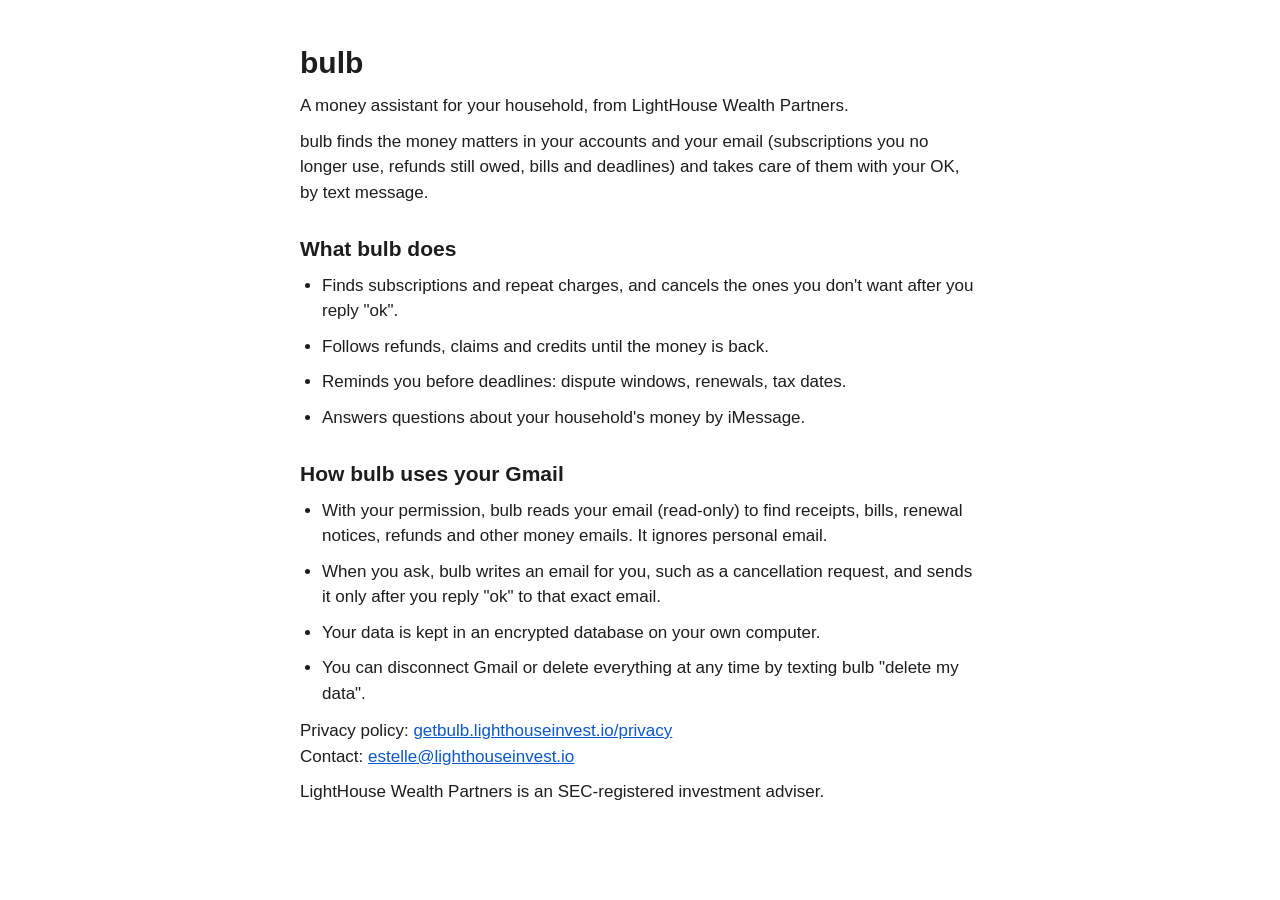
<file: index.html>
<!doctype html>
<html lang="en">
<head>
<meta charset="utf-8">
<meta name="viewport" content="width=device-width, initial-scale=1">
<title>bulb</title>
<style>
  :root { --bg: #ffffff; --text: #1d1d1f; --muted: #5f6368; --accent: #0b57d0; }
  @media (prefers-color-scheme: dark) { :root { --bg: #121212; --text: #ececec; --muted: #a8adb3; --accent: #8ab4f8; } }
  html, body { margin: 0; background: var(--bg); color: var(--text); }
  body { font: 17px/1.5 -apple-system, BlinkMacSystemFont, "Segoe UI", Roboto, sans-serif; }
  main { max-width: 680px; margin: 0 auto; padding: 40px 16px; }
  h1 { font-size: 30px; margin: 0 0 8px; } h2 { font-size: 21px; margin: 28px 0 8px; }
  p, li { margin: 0 0 10px; } ul { padding-left: 22px; margin: 0 0 12px; }
  a { color: var(--accent); }
</style>
</head>
<body>
<main>
<h1>bulb</h1>
<p>A money assistant for your household, from LightHouse Wealth Partners.</p>
<p>bulb finds the money matters in your accounts and your email (subscriptions you no longer use, refunds still owed, bills and deadlines) and takes care of them with your OK, by text message.</p>
<h2>What bulb does</h2>
<ul>
<li>Finds subscriptions and repeat charges, and cancels the ones you don't want after you reply "ok".</li>
<li>Follows refunds, claims and credits until the money is back.</li>
<li>Reminds you before deadlines: dispute windows, renewals, tax dates.</li>
<li>Answers questions about your household's money by iMessage.</li>
</ul>
<h2>How bulb uses your Gmail</h2>
<ul>
<li>With your permission, bulb reads your email (read-only) to find receipts, bills, renewal notices, refunds and other money emails. It ignores personal email.</li>
<li>When you ask, bulb writes an email for you, such as a cancellation request, and sends it only after you reply "ok" to that exact email.</li>
<li>Your data is kept in an encrypted database on your own computer.</li>
<li>You can disconnect Gmail or delete everything at any time by texting bulb "delete my data".</li>
</ul>
<p>Privacy policy: <a href="/privacy/">getbulb.lighthouseinvest.io/privacy</a><br>
Contact: <a href="mailto:estelle@lighthouseinvest.io">estelle@lighthouseinvest.io</a></p>
<p>LightHouse Wealth Partners is an SEC-registered investment adviser.</p>
</main>
</body>
</html>
</file>
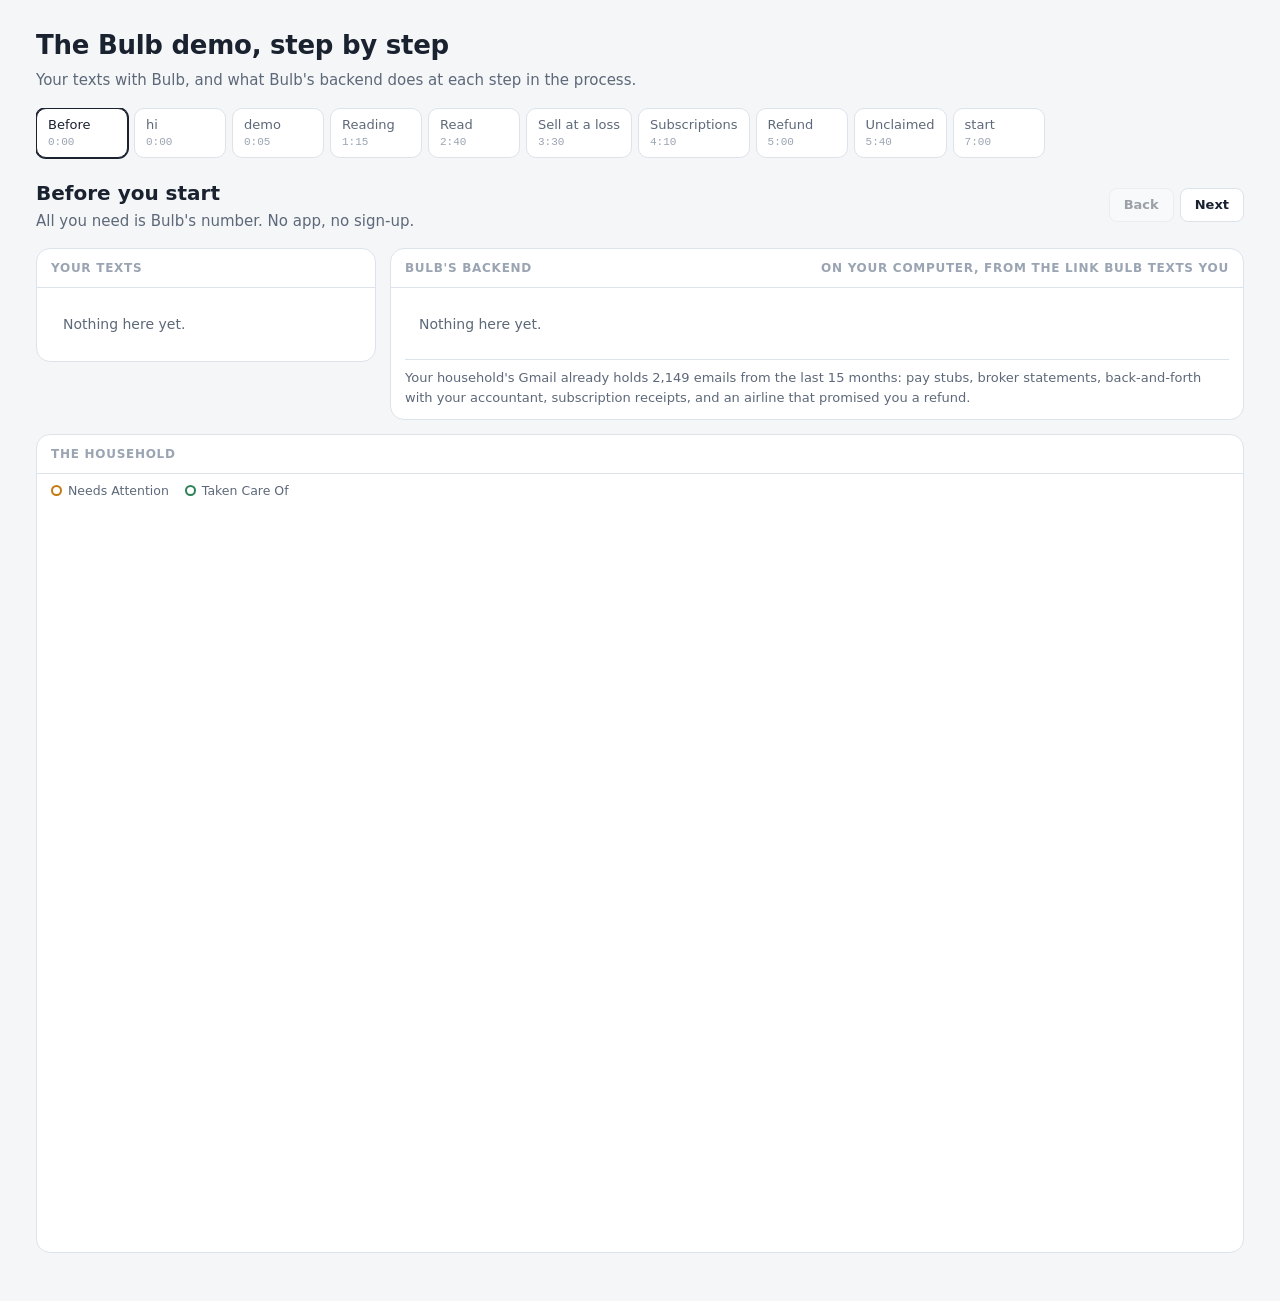
<file: demo/index.html>
<!doctype html><html lang="en"><head><meta charset="utf-8"><meta name="viewport" content="width=device-width, initial-scale=1"><title>Bulb demo, step by step</title><meta name="description" content="What you see when you text Bulb and try its demo household: your phone, the page Bulb texts you, and the household as Bulb learns it. Nothing in it is real."><meta name="robots" content="noindex, nofollow"><meta name="referrer" content="no-referrer"><meta http-equiv="Content-Security-Policy" content="default-src 'none'; script-src 'self'; style-src 'self'; img-src 'self'; base-uri 'none'; form-action 'none'"><link rel="stylesheet" href="walk.css"></head><body>
<div class="wrap">
  <header>
    <h1>The Bulb demo, step by step</h1>
    <p>Your texts with Bulb, and what Bulb's backend does at each step in the process.</p>
      </header>
  <nav class="steps" id="steps" aria-label="Demo steps"></nav>
  <section class="now">
    <div class="nowtext"><h2 id="title"></h2><p id="say"></p></div>
    <div class="nav"><button type="button" id="prev">Back</button><button type="button" id="next">Next</button></div>
  </section>
  <div class="grid">
    <div class="card"><h3><span>Your texts</span></h3><div class="phone" id="phone"></div></div>
    <div class="card"><h3><span>Bulb's backend</span><span>on your computer, from the link Bulb texts you</span></h3><div class="office" id="office"></div></div>
    <div class="card mapcard"><h3><span>The household</span><span id="mapcount"></span></h3><div class="maplegend"><span><i class="ring a"></i>Needs Attention</span><span><i class="ring s"></i>Taken Care Of</span></div><div class="mapwrap"><svg id="map" viewBox="0 0 900 640" role="img" aria-label="The household map at this step"></svg></div></div>
  </div>
</div>
<script src="walk.js" defer></script>
</body></html>
</file>
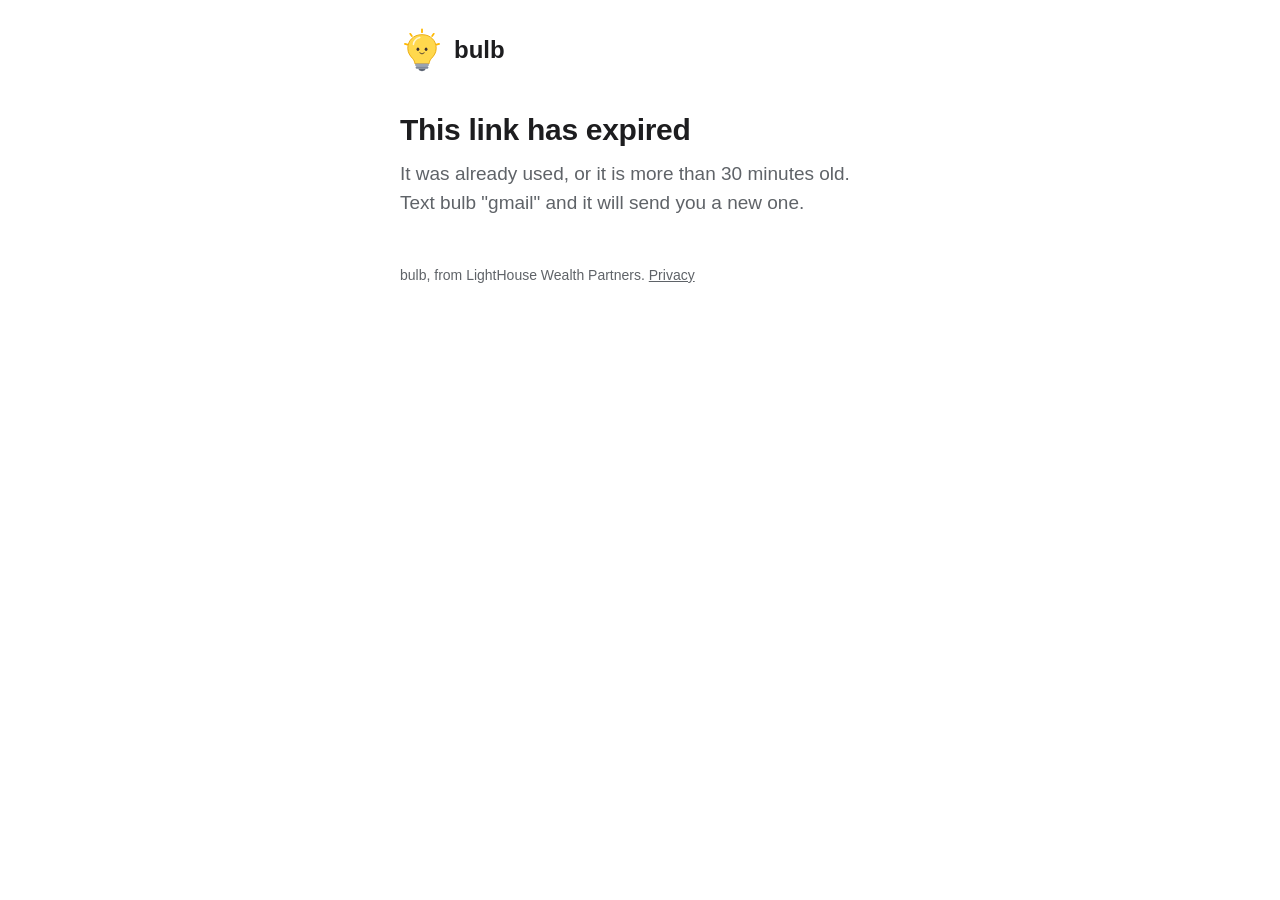
<file: g/index.html>
<!doctype html>
<html lang="en">
<head>
<meta charset="utf-8">
<meta name="viewport" content="width=device-width, initial-scale=1">
<meta name="referrer" content="no-referrer">
<!-- GMAIL_SHORT_CODE (M716): the relay endpoint's /link address (deploy/relay). Empty: every short link says to text
     bulb "gmail" again. -->
<meta name="bulb-relay-link" content="https://7ay1ioe1ob.execute-api.us-east-1.amazonaws.com/link">
<title>Connect Gmail</title>
<!--
  bulb's 8-character Gmail link (11/19, M716; GMAIL_SHORT_CODE). bulb's first text carries this page's address with
  a code after '#' (https://getbulb.lighthouseinvest.io/g/#<code>). The fragment never reaches the web server; the
  page asks the relay endpoint for the Google sign-in address kept under that code and goes there. The endpoint keeps
  only code -> address, until its first use or 30 minutes. The page stores nothing and loads nothing else. When this
  file changes, copy it to Estelle-LH/bulb-relay as g/index.html (docs/gmail-phone.md).
-->
<style>
  :root { --bg: #ffffff; --text: #1d1d1f; --muted: #5f6368; --accent: #0b57d0; --accent-text: #ffffff;
          --box: #f1f3f4; --line: #dadce0; --ok: #188038; }
  @media (prefers-color-scheme: dark) {
    :root { --bg: #121212; --text: #ececec; --muted: #a8adb3; --accent: #8ab4f8; --accent-text: #0b1b33;
            --box: #222426; --line: #3c4043; --ok: #81c995; }
  }
  html, body { margin: 0; background: var(--bg); color: var(--text); }
  body { font: 19px/1.5 -apple-system, BlinkMacSystemFont, "Segoe UI", Roboto, sans-serif;
         -webkit-text-size-adjust: 100%; }
  main { max-width: 480px; margin: 0 auto; padding: 28px 20px 40px; }
  .brand { display: flex; align-items: center; gap: 10px; font-size: 24px; font-weight: 700; margin: 0 0 40px; }
  .brand svg { width: 44px; height: 44px; flex: none; }
  .badge { width: 56px; height: 56px; margin: 0 0 16px; display: block; }
  h1 { font-size: 30px; line-height: 1.2; letter-spacing: -0.01em; margin: 0 0 12px; }
  p { margin: 0 0 20px; color: var(--muted); }
  .btn { display: block; box-sizing: border-box; width: 100%; margin: 12px 0 0; padding: 17px 16px; border-radius: 14px;
         border: 0; background: var(--accent); color: var(--accent-text); font: inherit; font-weight: 600;
         text-align: center; text-decoration: none; }
  .btn.quiet { background: transparent; color: var(--text); border: 1px solid var(--line); font-weight: 500; }
  .foot { margin: 48px 0 0; font-size: 14px; color: var(--muted); }
  .foot a { color: var(--muted); }
  .hidden { display: none; }
</style>
</head>
<body>
<main>
  <div class="brand" aria-label="bulb">
    <svg viewBox="150 90 724 830" aria-hidden="true">
      <g stroke="#ffb800" stroke-width="34" stroke-linecap="round">
        <line x1="512" y1="118" x2="512" y2="168"/><line x1="290" y1="200" x2="320" y2="240"/>
        <line x1="734" y1="200" x2="704" y2="240"/><line x1="190" y1="390" x2="240" y2="405"/>
        <line x1="834" y1="390" x2="784" y2="405"/>
      </g>
      <path d="M512 215 C 680 215 780 335 780 470 C 780 560 735 615 690 665 C 660 700 650 725 648 760 L 376 760 C 374 725 364 700 334 665 C 289 615 244 560 244 470 C 244 335 344 215 512 215 Z" fill="#ffd84d" stroke="#e8a300" stroke-width="16"/>
      <path d="M350 400 C 360 330 410 285 470 270" fill="none" stroke="#ffffff" stroke-width="28" stroke-linecap="round" opacity="0.75"/>
      <ellipse cx="435" cy="490" rx="26" ry="34" fill="#3b2f2f"/><ellipse cx="589" cy="490" rx="26" ry="34" fill="#3b2f2f"/>
      <path d="M470 560 Q 512 605 554 560" fill="none" stroke="#3b2f2f" stroke-width="16" stroke-linecap="round"/>
      <rect x="380" y="760" width="264" height="50" rx="25" fill="#9aa3b2"/>
      <rect x="392" y="812" width="240" height="46" rx="23" fill="#7f8898"/>
      <path d="M440 860 L 584 860 Q 572 905 512 905 Q 452 905 440 860 Z" fill="#5e6675"/>
    </svg>
    <span>bulb</span>
  </div>
  <h1 id="title">Opening Google&hellip;</h1>
  <p id="msg">One moment.</p>
  <p class="foot">bulb, from LightHouse Wealth Partners. <a href="/privacy/">Privacy</a></p>
</main>
<script>
(function () {
  var GONE = ["This link has expired", "It was already used, or it is more than 30 minutes old. Text bulb \"gmail\" and it will send you a new one."];
  var say = function (t) {
    document.getElementById("title").textContent = t[0];
    document.getElementById("msg").textContent = t[1];
  };
  var m = document.querySelector('meta[name="bulb-relay-link"]');
  var at = m ? (m.getAttribute("content") || "").trim() : "";
  var c = location.hash.slice(1);
  if (!/^https:\/\/[^\s"'<>]+$/.test(at) || !/^[A-Za-z0-9]{8}$/.test(c)) { say(GONE); return; }
  fetch(at + "?c=" + encodeURIComponent(c), { cache: "no-store", credentials: "omit", referrerPolicy: "no-referrer" })
    .then(function (r) { return r.ok ? r.json() : null; })
    .then(function (j) {
      var u = j && typeof j.url === "string" ? j.url : "";
      if (u.indexOf("https://accounts.google.com/o/oauth2/v2/auth?") !== 0) { say(GONE); return; }
      location.replace(u);
    })
    .catch(function () { say(["Google can't be reached right now", "Open this link again in a minute."]); });
})();
</script>
</body>
</html>
</file>
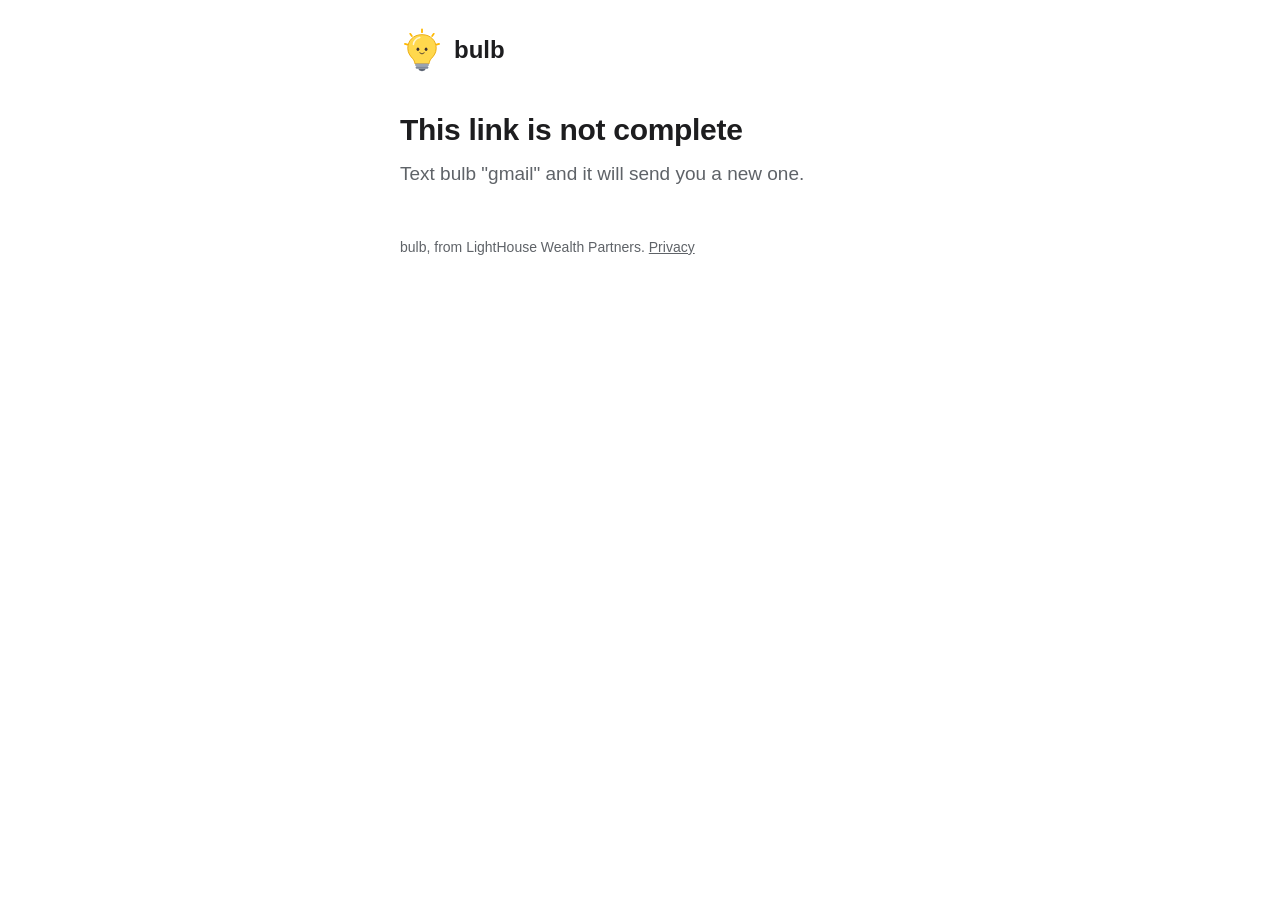
<file: gmail/index.html>
<!doctype html>
<html lang="en">
<head>
<meta charset="utf-8">
<meta name="viewport" content="width=device-width, initial-scale=1">
<meta name="referrer" content="no-referrer">
<!-- GMAIL_RELAY_POST (M631): the relay endpoint's address (deploy/relay). Empty: the page builds the text as before. -->
<meta name="bulb-relay-post" content="https://7ay1ioe1ob.execute-api.us-east-1.amazonaws.com/code">
<title>Send to bulb</title>
<!--
  bulb's Gmail relay page (Part 34 A, docs/gmail-phone.md). Google sends the browser here after
  "Allow", with ?code=...&state=... in the address. This page only builds a text message to bulb:
  "gmail <state> <code>". bulb's number is the digits after the last "." in the state.
  It stores nothing and loads nothing from anywhere else. With the bulb-relay-post address set (M631), it puts the
  state and code there for bulb's Mac to take, and the text is only the fallback when that fails. The code is useless
  on its own: bulb's Mac holds the secret that goes with it, and it works once, for 10 minutes.
-->
<style>
  :root { --bg: #ffffff; --text: #1d1d1f; --muted: #5f6368; --accent: #0b57d0; --accent-text: #ffffff;
          --box: #f1f3f4; --line: #dadce0; --ok: #188038; }
  @media (prefers-color-scheme: dark) {
    :root { --bg: #121212; --text: #ececec; --muted: #a8adb3; --accent: #8ab4f8; --accent-text: #0b1b33;
            --box: #222426; --line: #3c4043; --ok: #81c995; }
  }
  html, body { margin: 0; background: var(--bg); color: var(--text); }
  body { font: 19px/1.5 -apple-system, BlinkMacSystemFont, "Segoe UI", Roboto, sans-serif;
         -webkit-text-size-adjust: 100%; }
  main { max-width: 480px; margin: 0 auto; padding: 28px 20px 40px; }
  .brand { display: flex; align-items: center; gap: 10px; font-size: 24px; font-weight: 700; margin: 0 0 40px; }
  .brand svg { width: 44px; height: 44px; flex: none; }
  .badge { width: 56px; height: 56px; margin: 0 0 16px; display: block; }
  h1 { font-size: 30px; line-height: 1.2; letter-spacing: -0.01em; margin: 0 0 12px; }
  p { margin: 0 0 20px; color: var(--muted); }
  .btn { display: block; box-sizing: border-box; width: 100%; margin: 12px 0 0; padding: 17px 16px; border-radius: 14px;
         border: 0; background: var(--accent); color: var(--accent-text); font: inherit; font-weight: 600;
         text-align: center; text-decoration: none; }
  .btn.quiet { background: transparent; color: var(--text); border: 1px solid var(--line); font-weight: 500; }
  .foot { margin: 48px 0 0; font-size: 14px; color: var(--muted); }
  .foot a { color: var(--muted); }
  textarea { width: 100%; box-sizing: border-box; margin: 12px 0 0; padding: 12px; border-radius: 12px; border: 0;
             background: var(--box); color: var(--text); font: 14px/1.4 ui-monospace, Menlo, monospace; resize: none; }
  .hidden { display: none; }
</style>
</head>
<body>
<main>
  <div class="brand" aria-label="bulb">
    <svg viewBox="150 90 724 830" aria-hidden="true">
      <g stroke="#ffb800" stroke-width="34" stroke-linecap="round">
        <line x1="512" y1="118" x2="512" y2="168"/><line x1="290" y1="200" x2="320" y2="240"/>
        <line x1="734" y1="200" x2="704" y2="240"/><line x1="190" y1="390" x2="240" y2="405"/>
        <line x1="834" y1="390" x2="784" y2="405"/>
      </g>
      <path d="M512 215 C 680 215 780 335 780 470 C 780 560 735 615 690 665 C 660 700 650 725 648 760 L 376 760 C 374 725 364 700 334 665 C 289 615 244 560 244 470 C 244 335 344 215 512 215 Z" fill="#ffd84d" stroke="#e8a300" stroke-width="16"/>
      <path d="M350 400 C 360 330 410 285 470 270" fill="none" stroke="#ffffff" stroke-width="28" stroke-linecap="round" opacity="0.75"/>
      <ellipse cx="435" cy="490" rx="26" ry="34" fill="#3b2f2f"/><ellipse cx="589" cy="490" rx="26" ry="34" fill="#3b2f2f"/>
      <path d="M470 560 Q 512 605 554 560" fill="none" stroke="#3b2f2f" stroke-width="16" stroke-linecap="round"/>
      <rect x="380" y="760" width="264" height="50" rx="25" fill="#9aa3b2"/>
      <rect x="392" y="812" width="240" height="46" rx="23" fill="#7f8898"/>
      <path d="M440 860 L 584 860 Q 572 905 512 905 Q 452 905 440 860 Z" fill="#5e6675"/>
    </svg>
    <span>bulb</span>
  </div>
  <section id="ok" class="hidden">
    <h1>One more tap</h1>
    <p>Tap the button: it opens Messages with a text to bulb. Press send, and bulb connects your Gmail.</p>
    <a id="send" class="btn" href="#">Send to bulb</a>
    <button id="copy" class="btn quiet" type="button">Copy the text instead</button>
    <textarea id="text" rows="4" readonly aria-label="The text to send to bulb"></textarea>
    <p id="copied" class="hidden">Copied. Paste it into your chat with bulb and send it.</p>
  </section>
  <section id="done" class="hidden">
    <svg class="badge" viewBox="0 0 56 56" aria-hidden="true"><circle cx="28" cy="28" r="28" fill="var(--ok)"/>
      <path d="M17 29 L 25 37 L 40 20" fill="none" stroke="var(--bg)" stroke-width="5" stroke-linecap="round" stroke-linejoin="round"/></svg>
    <h1>You're all set</h1>
    <p>bulb is connecting your Gmail now. It will text you in a minute, then read your email and text you what it finds.</p>
    <a id="back-done" class="btn" href="sms:">Back to Messages</a>
  </section>
  <section id="denied" class="hidden">
    <h1>Gmail is not connected</h1>
    <p>You didn't allow it on Google's page, so nothing was shared. If you change your mind, text bulb "gmail".</p>
    <a id="back-denied" class="btn quiet" href="sms:">Back to Messages</a>
  </section>
  <section id="bad" class="hidden">
    <h1>This link is not complete</h1>
    <p>Text bulb "gmail" and it will send you a new one.</p>
  </section>
  <p class="foot">bulb, from LightHouse Wealth Partners. <a href="/privacy/">Privacy</a></p>
</main>
<script>
(function () {
  "use strict";
  var STATE = /^[A-Za-z0-9_-]{20,}\.(\d{6,15})$/;
  var CODE = /^[A-Za-z0-9\/_\-.~]{10,512}$/;

  function show(id) { document.getElementById(id).classList.remove("hidden"); }

  function read(search) {
    var q = new URLSearchParams(search || "");
    return { code: q.get("code") || "", state: q.get("state") || "", error: q.get("error") || "" };
  }

  // The text message to bulb and the sms: link; null when the address is not one Google made.
  function build(p) {
    var m = STATE.exec(p.state);
    if (!m || !CODE.test(p.code)) { return null; }
    var body = "gmail " + p.state + " " + p.code;
    return { body: body, href: "sms:+" + m[1] + "?&body=" + encodeURIComponent(body) };
  }

  // M631: the relay endpoint's address, or "" (then the text, as before)
  function endpoint() {
    var m = document.querySelector('meta[name="bulb-relay-post"]');
    var u = m ? (m.getAttribute("content") || "").trim() : "";
    return /^https:\/\/[^\s"'<>]+$/.test(u) ? u : "";
  }

  // Puts the state and code at the endpoint; calls done() when it took them, fallback() otherwise.
  function post(url, p, done, fallback) {
    if (!url || !window.fetch) { fallback(); return; }
    window.fetch(url, { method: "POST", mode: "cors", credentials: "omit", cache: "no-store",
                        headers: { "Content-Type": "application/json" },
                        body: JSON.stringify({ state: p.state, code: p.code }) })
      .then(function (r) { if (r.ok) { done(); } else { fallback(); } }, fallback);
  }

  function start() {
    var p = read(window.location.search);
    // keep the code out of the browser history
    try { window.history.replaceState(null, "", window.location.pathname); } catch (e) { /* not allowed: fine */ }
    var to = /\.(\d{6,15})$/.exec(p.state);        // bulb's number: the digits after the state's last "."
    if (to) { back("sms:+" + to[1]); }
    if (p.error) { show("denied"); return; }
    var b = build(p);
    if (!b) { show("bad"); return; }
    post(endpoint(), p, function () { show("done"); }, function () { text(b); });
  }

  // "Back to Messages": a new text to bulb, nothing typed in it
  function back(href) {
    ["back-done", "back-denied"].forEach(function (id) { document.getElementById(id).setAttribute("href", href); });
  }

  function text(b) {
    document.getElementById("send").setAttribute("href", b.href);
    var box = document.getElementById("text");
    box.value = b.body;
    document.getElementById("copy").addEventListener("click", function () {
      box.select();
      var done = function () { show("copied"); };
      if (navigator.clipboard && navigator.clipboard.writeText) {
        navigator.clipboard.writeText(b.body).then(done, function () { document.execCommand("copy"); done(); });
      } else { document.execCommand("copy"); done(); }
    });
    show("ok");
  }

  window.bulbRelay = { read: read, build: build, endpoint: endpoint, post: post };
  if (document.readyState === "loading") { document.addEventListener("DOMContentLoaded", start); } else { start(); }
})();
</script>
</body>
</html>
</file>
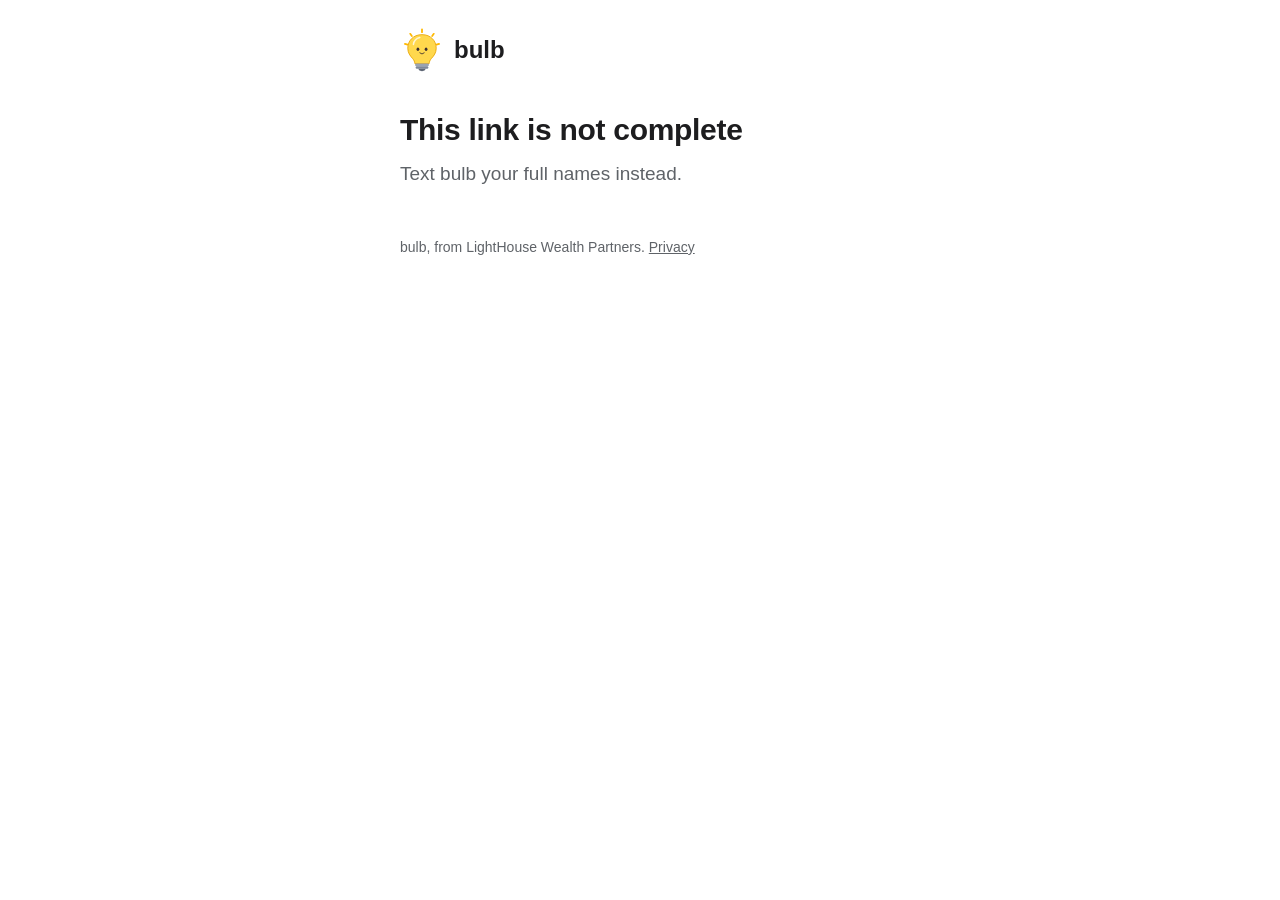
<file: names/index.html>
<!doctype html>
<html lang="en">
<head>
<meta charset="utf-8">
<meta name="viewport" content="width=device-width, initial-scale=1">
<meta name="referrer" content="no-referrer">
<!-- NAMES_FORM (M646): the relay endpoint's /names address (deploy/relay). Empty: the form says to text the names. -->
<meta name="bulb-relay-names" content="">
<title>Your names for bulb</title>
<!--
  bulb's names form (M646). bulb texts a link to this page when it isn't sure of her full name; the part after "#"
  carries the link's id and the names bulb found in her email (never sent to any server by the browser). She checks
  or fixes them, adds other names (maiden name, other spellings), and the page puts them at the relay endpoint for
  bulb's Mac to take, once, within 10 minutes. It stores nothing and loads nothing from anywhere else.
-->
<style>
  :root { --bg: #ffffff; --text: #1d1d1f; --muted: #5f6368; --accent: #0b57d0; --accent-text: #ffffff;
          --box: #f1f3f4; --line: #dadce0; --ok: #188038; }
  @media (prefers-color-scheme: dark) {
    :root { --bg: #121212; --text: #ececec; --muted: #a8adb3; --accent: #8ab4f8; --accent-text: #0b1b33;
            --box: #222426; --line: #3c4043; --ok: #81c995; }
  }
  html, body { margin: 0; background: var(--bg); color: var(--text); }
  body { font: 19px/1.5 -apple-system, BlinkMacSystemFont, "Segoe UI", Roboto, sans-serif;
         -webkit-text-size-adjust: 100%; }
  main { max-width: 480px; margin: 0 auto; padding: 28px 20px 40px; }
  .brand { display: flex; align-items: center; gap: 10px; font-size: 24px; font-weight: 700; margin: 0 0 40px; }
  .brand svg { width: 44px; height: 44px; flex: none; }
  .badge { width: 56px; height: 56px; margin: 0 0 16px; display: block; }
  h1 { font-size: 30px; line-height: 1.2; letter-spacing: -0.01em; margin: 0 0 12px; }
  p { margin: 0 0 20px; color: var(--muted); }
  .btn { display: block; box-sizing: border-box; width: 100%; margin: 12px 0 0; padding: 17px 16px; border-radius: 14px;
         border: 0; background: var(--accent); color: var(--accent-text); font: inherit; font-weight: 600;
         text-align: center; text-decoration: none; }
  .btn.quiet { background: transparent; color: var(--text); border: 1px solid var(--line); font-weight: 500; }
  .foot { margin: 48px 0 0; font-size: 14px; color: var(--muted); }
  .foot a { color: var(--muted); }
  label { display: block; margin: 16px 0 6px; font-size: 16px; font-weight: 600; color: var(--text); }
  input { width: 100%; box-sizing: border-box; padding: 14px; border-radius: 12px; border: 1px solid var(--line);
          background: var(--box); color: var(--text); font: inherit; }
  #add { margin-top: 20px; }
  .hidden { display: none; }
</style>
</head>
<body>
<main>
  <div class="brand" aria-label="bulb">
    <svg viewBox="150 90 724 830" aria-hidden="true">
      <g stroke="#ffb800" stroke-width="34" stroke-linecap="round">
        <line x1="512" y1="118" x2="512" y2="168"/><line x1="290" y1="200" x2="320" y2="240"/>
        <line x1="734" y1="200" x2="704" y2="240"/><line x1="190" y1="390" x2="240" y2="405"/>
        <line x1="834" y1="390" x2="784" y2="405"/>
      </g>
      <path d="M512 215 C 680 215 780 335 780 470 C 780 560 735 615 690 665 C 660 700 650 725 648 760 L 376 760 C 374 725 364 700 334 665 C 289 615 244 560 244 470 C 244 335 344 215 512 215 Z" fill="#ffd84d" stroke="#e8a300" stroke-width="16"/>
      <path d="M350 400 C 360 330 410 285 470 270" fill="none" stroke="#ffffff" stroke-width="28" stroke-linecap="round" opacity="0.75"/>
      <ellipse cx="435" cy="490" rx="26" ry="34" fill="#3b2f2f"/><ellipse cx="589" cy="490" rx="26" ry="34" fill="#3b2f2f"/>
      <path d="M470 560 Q 512 605 554 560" fill="none" stroke="#3b2f2f" stroke-width="16" stroke-linecap="round"/>
      <rect x="380" y="760" width="264" height="50" rx="25" fill="#9aa3b2"/>
      <rect x="392" y="812" width="240" height="46" rx="23" fill="#7f8898"/>
      <path d="M440 860 L 584 860 Q 572 905 512 905 Q 452 905 440 860 Z" fill="#5e6675"/>
    </svg>
    <span>bulb</span>
  </div>
  <section id="form" class="hidden">
    <h1>Your full names</h1>
    <p>bulb searches every state's unclaimed money list under each name you put here.</p>
    <div id="names"></div>
    <button id="add" class="btn quiet" type="button">+ Another name</button>
    <button id="send" class="btn" type="button">Search these names</button>
  </section>
  <section id="done" class="hidden">
    <svg class="badge" viewBox="0 0 56 56" aria-hidden="true"><circle cx="28" cy="28" r="28" fill="var(--ok)"/>
      <path d="M17 29 L 25 37 L 40 20" fill="none" stroke="var(--bg)" stroke-width="5" stroke-linecap="round" stroke-linejoin="round"/></svg>
    <h1>Got your names</h1>
    <p>bulb is searching the state lists under these names and will text you what it finds.</p>
    <a id="back-done" class="btn" href="sms:">Back to Messages</a>
  </section>
  <section id="text" class="hidden">
    <h1>Text your names instead</h1>
    <p>This page couldn't reach bulb. Text bulb your full names, for example "Pat Lee and Patricia Lee".</p>
  </section>
  <section id="bad" class="hidden">
    <h1>This link is not complete</h1>
    <p>Text bulb your full names instead.</p>
  </section>
  <p class="foot">bulb, from LightHouse Wealth Partners. <a href="/privacy/">Privacy</a></p>
</main>
<script>
(function () {
  "use strict";
  var STATE = /^[A-Za-z0-9_-]{20,}\.\d{6,15}$/;
  var NAME = /^[A-Za-z][A-Za-z '.-]{1,78}[A-Za-z.]$/;
  var MAX = 6;

  function show(id) { document.getElementById(id).classList.remove("hidden"); }
  function hide(id) { document.getElementById(id).classList.add("hidden"); }

  // "#<state>" or "#<state>~<names as base64url JSON>"
  function read(hash) {
    var h = String(hash || "").replace(/^#/, "");
    var i = h.indexOf("~");
    var state = i < 0 ? h : h.slice(0, i);
    var names = [];
    if (i >= 0) {
      try {
        var b = h.slice(i + 1).replace(/-/g, "+").replace(/_/g, "/");
        var got = JSON.parse(decodeURIComponent(escape(atob(b))));
        if (Array.isArray(got)) { names = got.filter(function (n) { return typeof n === "string"; }).slice(0, MAX); }
      } catch (e) { names = []; }
    }
    return { state: STATE.test(state) ? state : "", names: names };
  }

  function clean(list) {
    var out = [];
    list.forEach(function (n) {
      var t = String(n || "").split(/\s+/).join(" ").trim();
      if (NAME.test(t) && t.split(" ").length >= 2 && out.indexOf(t) < 0 && out.length < MAX) { out.push(t); }
    });
    return out;
  }

  function endpoint() {
    var m = document.querySelector('meta[name="bulb-relay-names"]');
    var u = m ? (m.getAttribute("content") || "").trim() : "";
    return /^https:\/\/[^\s"'<>]+$/.test(u) ? u : "";
  }

  function post(url, body, done, fallback) {
    if (!url || !window.fetch) { fallback(); return; }
    window.fetch(url, { method: "POST", mode: "cors", credentials: "omit", cache: "no-store",
                        headers: { "Content-Type": "application/json" }, body: JSON.stringify(body) })
      .then(function (r) { if (r.ok) { done(); } else { fallback(); } }, fallback);
  }

  function row(value, first) {
    var box = document.getElementById("names");
    var wrap = document.createElement("div");
    var label = document.createElement("label");
    label.textContent = first ? "Full legal name" : "Another name (maiden name, other spelling)";
    var input = document.createElement("input");
    input.setAttribute("autocomplete", "name");
    input.value = value || "";
    wrap.appendChild(label);
    wrap.appendChild(input);
    box.appendChild(wrap);
    return input;
  }

  function start() {
    var p = read(window.location.hash);
    try { window.history.replaceState(null, "", window.location.pathname); } catch (e) { /* not allowed: fine */ }
    if (!p.state) { show("bad"); return; }
    document.getElementById("back-done").setAttribute("href", "sms:+" + p.state.split(".").pop());   // bulb's number
    var inputs = [];
    (p.names.length ? p.names : [""]).forEach(function (n, i) { inputs.push(row(n, i === 0)); });
    document.getElementById("add").addEventListener("click", function () {
      if (inputs.length < MAX) { inputs.push(row("", false)); }
    });
    document.getElementById("send").addEventListener("click", function () {
      var names = clean(inputs.map(function (x) { return x.value; }));
      if (!names.length) { return; }
      post(endpoint(), { state: p.state, names: names },
           function () { hide("form"); show("done"); }, function () { hide("form"); show("text"); });
    });
    show("form");
  }

  window.bulbNames = { read: read, clean: clean, endpoint: endpoint, post: post };
  if (document.readyState === "loading") { document.addEventListener("DOMContentLoaded", start); } else { start(); }
})();
</script>
</body>
</html>
</file>
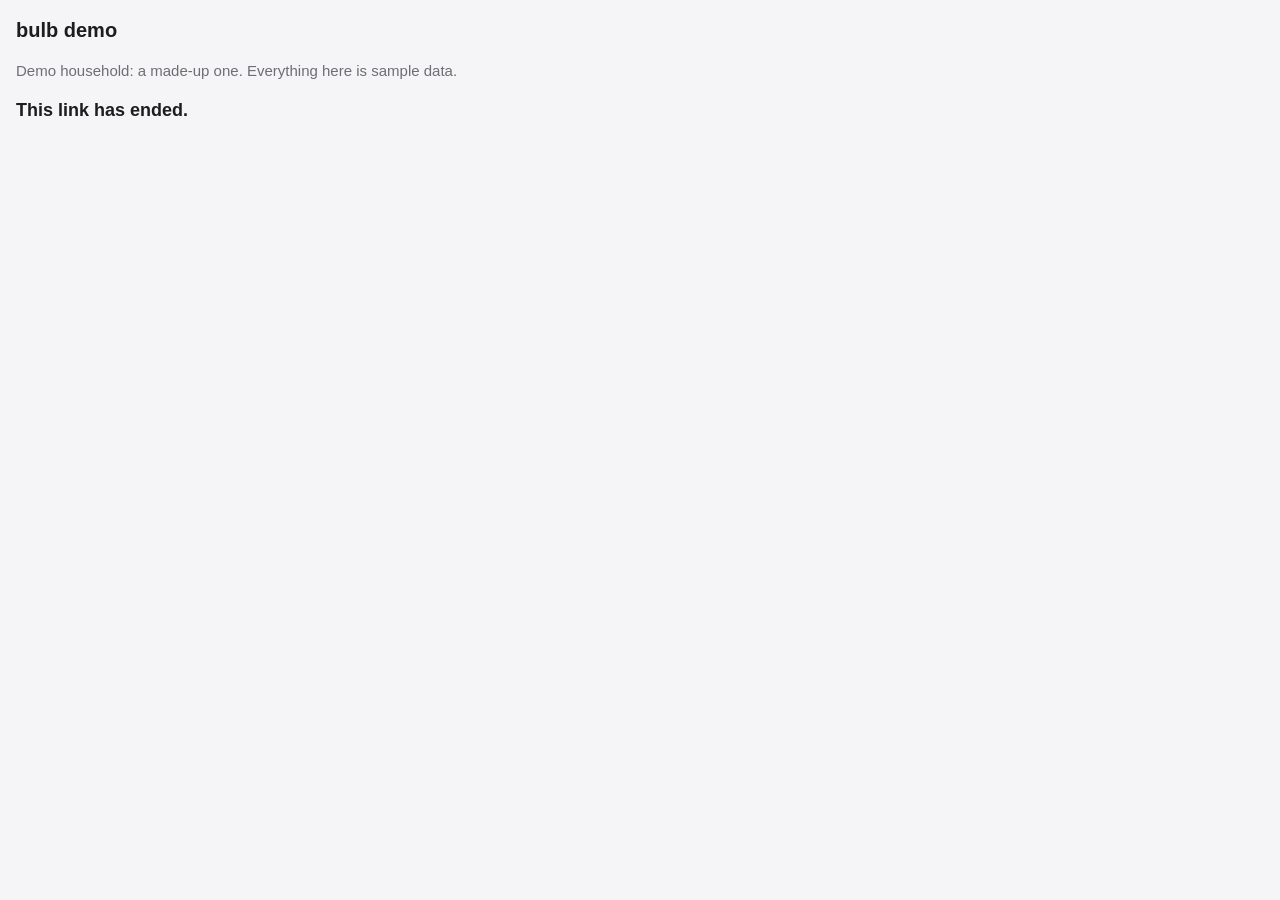
<file: o/index.html>
<!doctype html><html lang="en"><head><meta charset="utf-8"><meta name="viewport" content="width=device-width, initial-scale=1"><title>bulb demo</title><link rel="stylesheet" href="demo.css"><meta name="robots" content="noindex, nofollow"><meta name="referrer" content="no-referrer"><meta http-equiv="Content-Security-Policy" content="default-src 'none'; script-src 'self'; style-src 'self'; connect-src https://7ay1ioe1ob.execute-api.us-east-1.amazonaws.com; base-uri 'none'; form-action 'none'"><meta name="bulb-relay-office" content="https://7ay1ioe1ob.execute-api.us-east-1.amazonaws.com/office"><script src="o.js"></script></head><body class="demo-page"><h1>bulb demo</h1><p class="muted">Demo household: a made-up one. Everything here is sample data.</p><p id="live" class="muted">Waiting for bulb...</p><nav id="demo-tabs"><button class="on" data-tab="tab-office">Back office</button><button data-tab="tab-mailbox">Mailbox</button></nav><div id="tab-office" class="demo-tab"><p id="counts" class="counts">Reading&#x2026;</p><div class="demo"><section class="card"><h2>Texts</h2><div id="texts"></div></section><section class="card"><h2>What bulb is reading</h2><div id="steps"></div></section><section class="card"><h2>Tracked</h2><div id="tracked-rows"></div><div id="suggestions"></div></section></div></div><div id="tab-mailbox" class="demo-tab" hidden><section class="card"><div id="mailbox"></div></section></div><div id="demo-live" hidden data-part="demo" data-every="3" data-step="" data-data="relay:page" data-mailbox="relay:mail"></div><script src="demo.js" defer></script></body></html>
</file>
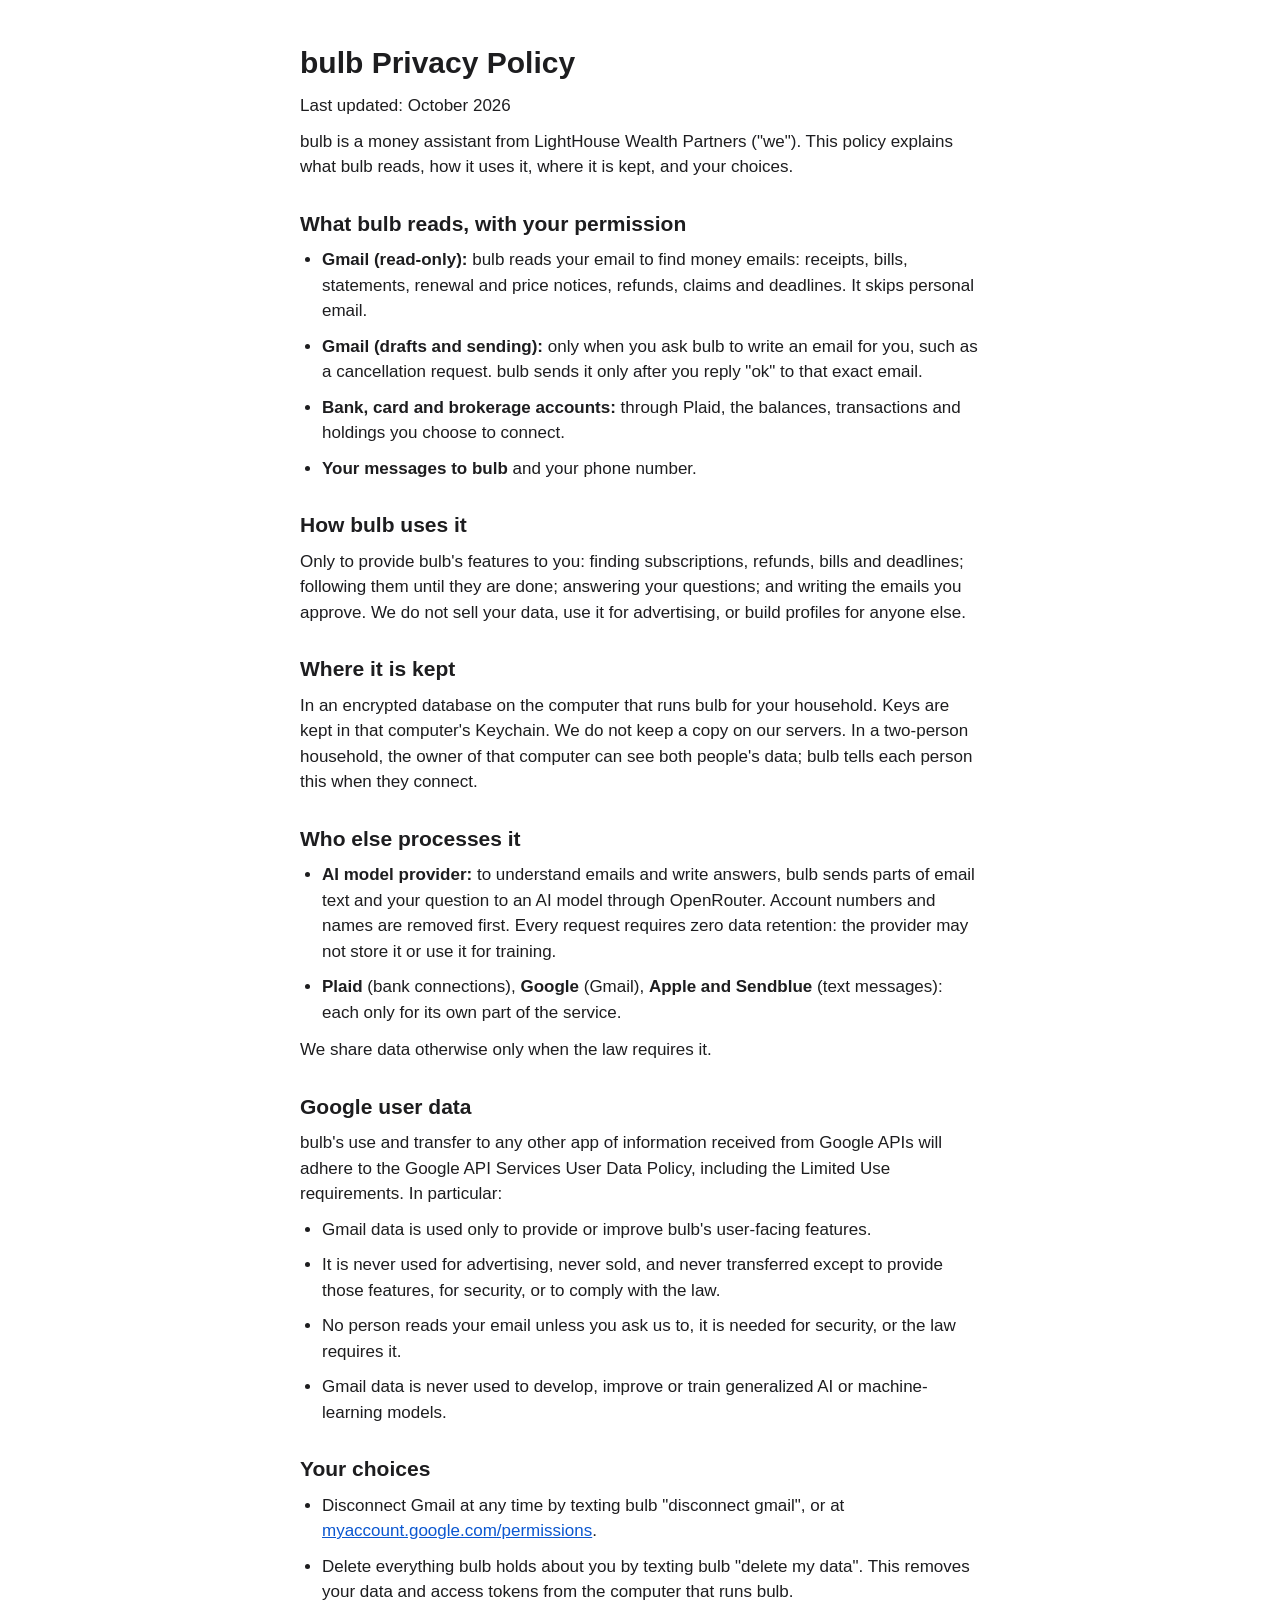
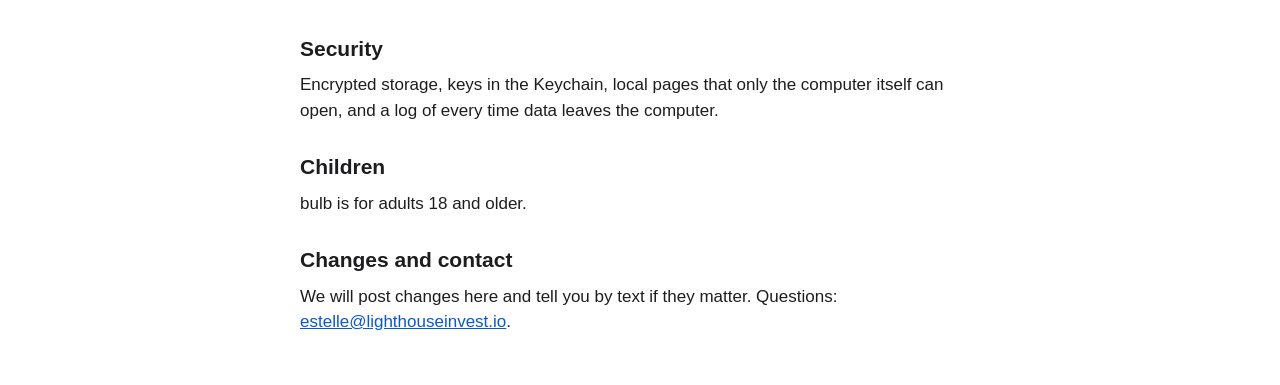
<file: privacy/index.html>
<!doctype html>
<html lang="en">
<head>
<meta charset="utf-8">
<meta name="viewport" content="width=device-width, initial-scale=1">
<title>bulb Privacy Policy</title>
<style>
  :root { --bg: #ffffff; --text: #1d1d1f; --muted: #5f6368; --accent: #0b57d0; }
  @media (prefers-color-scheme: dark) { :root { --bg: #121212; --text: #ececec; --muted: #a8adb3; --accent: #8ab4f8; } }
  html, body { margin: 0; background: var(--bg); color: var(--text); }
  body { font: 17px/1.5 -apple-system, BlinkMacSystemFont, "Segoe UI", Roboto, sans-serif; }
  main { max-width: 680px; margin: 0 auto; padding: 40px 16px; }
  h1 { font-size: 30px; margin: 0 0 8px; } h2 { font-size: 21px; margin: 28px 0 8px; }
  p, li { margin: 0 0 10px; } ul { padding-left: 22px; margin: 0 0 12px; }
  a { color: var(--accent); }
</style>
</head>
<body>
<main>
<h1>bulb Privacy Policy</h1>
<p>Last updated: October 2026</p>
<p>bulb is a money assistant from LightHouse Wealth Partners ("we"). This policy explains what bulb reads, how it uses it, where it is kept, and your choices.</p>
<h2>What bulb reads, with your permission</h2>
<ul>
<li><strong>Gmail (read-only):</strong> bulb reads your email to find money emails: receipts, bills, statements, renewal and price notices, refunds, claims and deadlines. It skips personal email.</li>
<li><strong>Gmail (drafts and sending):</strong> only when you ask bulb to write an email for you, such as a cancellation request. bulb sends it only after you reply "ok" to that exact email.</li>
<li><strong>Bank, card and brokerage accounts:</strong> through Plaid, the balances, transactions and holdings you choose to connect.</li>
<li><strong>Your messages to bulb</strong> and your phone number.</li>
</ul>
<h2>How bulb uses it</h2>
<p>Only to provide bulb's features to you: finding subscriptions, refunds, bills and deadlines; following them until they are done; answering your questions; and writing the emails you approve. We do not sell your data, use it for advertising, or build profiles for anyone else.</p>
<h2>Where it is kept</h2>
<p>In an encrypted database on the computer that runs bulb for your household. Keys are kept in that computer's Keychain. We do not keep a copy on our servers. In a two-person household, the owner of that computer can see both people's data; bulb tells each person this when they connect.</p>
<h2>Who else processes it</h2>
<ul>
<li><strong>AI model provider:</strong> to understand emails and write answers, bulb sends parts of email text and your question to an AI model through OpenRouter. Account numbers and names are removed first. Every request requires zero data retention: the provider may not store it or use it for training.</li>
<li><strong>Plaid</strong> (bank connections), <strong>Google</strong> (Gmail), <strong>Apple and Sendblue</strong> (text messages): each only for its own part of the service.</li>
</ul>
<p>We share data otherwise only when the law requires it.</p>
<h2>Google user data</h2>
<p>bulb's use and transfer to any other app of information received from Google APIs will adhere to the Google API Services User Data Policy, including the Limited Use requirements. In particular:</p>
<ul>
<li>Gmail data is used only to provide or improve bulb's user-facing features.</li>
<li>It is never used for advertising, never sold, and never transferred except to provide those features, for security, or to comply with the law.</li>
<li>No person reads your email unless you ask us to, it is needed for security, or the law requires it.</li>
<li>Gmail data is never used to develop, improve or train generalized AI or machine-learning models.</li>
</ul>
<h2>Your choices</h2>
<ul>
<li>Disconnect Gmail at any time by texting bulb "disconnect gmail", or at <a href="https://myaccount.google.com/permissions">myaccount.google.com/permissions</a>.</li>
<li>Delete everything bulb holds about you by texting bulb "delete my data". This removes your data and access tokens from the computer that runs bulb.</li>
</ul>
<h2>Security</h2>
<p>Encrypted storage, keys in the Keychain, local pages that only the computer itself can open, and a log of every time data leaves the computer.</p>
<h2>Children</h2>
<p>bulb is for adults 18 and older.</p>
<h2>Changes and contact</h2>
<p>We will post changes here and tell you by text if they matter. Questions: <a href="mailto:estelle@lighthouseinvest.io">estelle@lighthouseinvest.io</a>.</p>
</main>
</body>
</html>
</file>
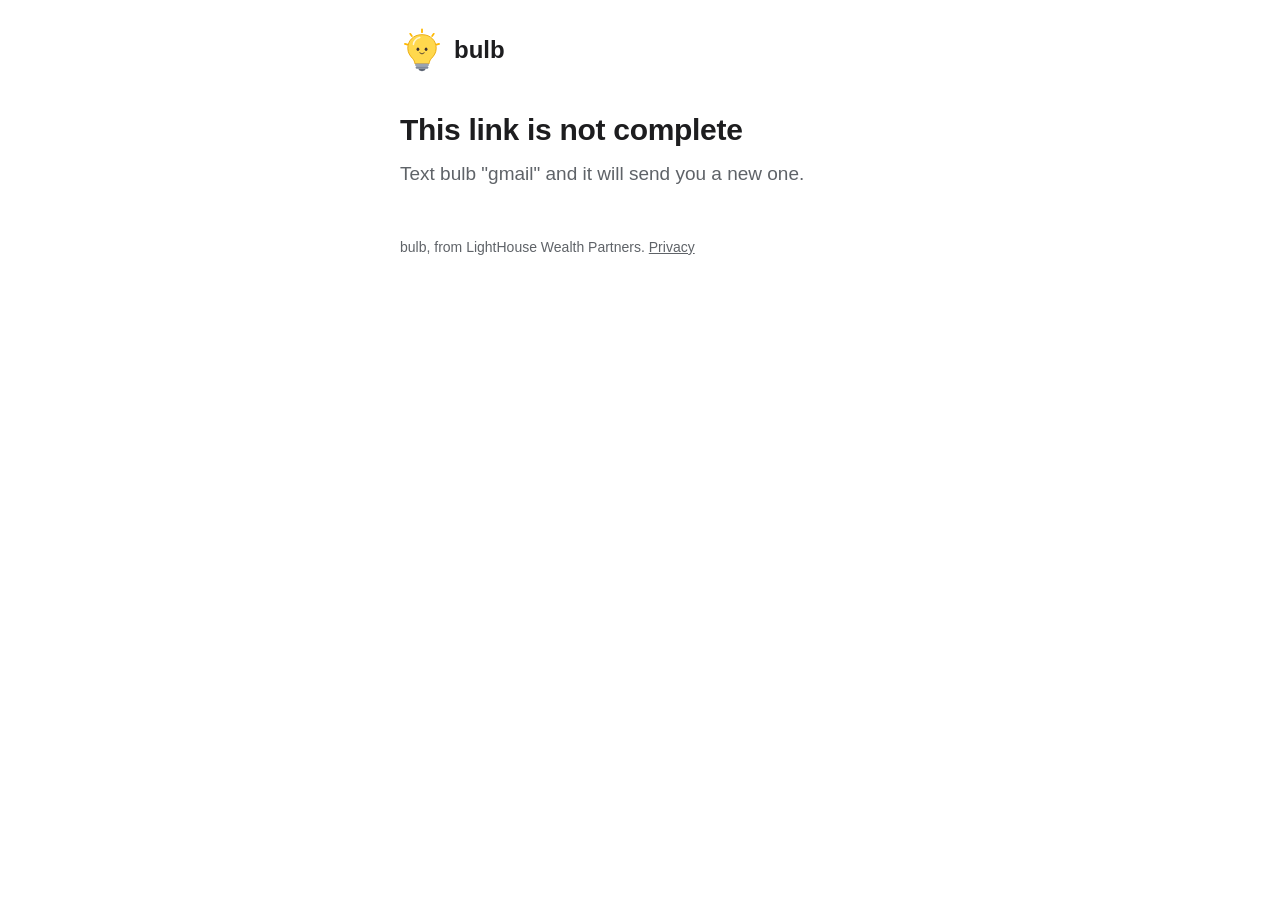
<file: gmail/go/index.html>
<!doctype html>
<html lang="en">
<head>
<meta charset="utf-8">
<meta name="viewport" content="width=device-width, initial-scale=1">
<meta name="referrer" content="no-referrer">
<title>Connect Gmail</title>
<!--
  bulb's short Gmail link (11/18, M691 #8; GMAIL_SHORT_LINK). bulb's first text carried Google's whole sign-in address,
  about 600 characters. Now it carries this page's address with a short fragment after '#':
    c = the Web client's id, s = the state, p = the PKCE challenge, k = r (read) or s (read and drafts),
    h = the address Google's account chooser opens on (optional, M780).
  This page builds Google's sign-in address from them and goes there at once. The fragment never reaches the web
  server (browsers do not send it), the page stores nothing and loads nothing from anywhere else. Google sends the
  browser back to the relay page (../), which does the rest as before. When this file changes, copy it to
  Estelle-LH/bulb-relay as gmail/go/index.html (docs/gmail-phone.md).
-->
<style>
  :root { --bg: #ffffff; --text: #1d1d1f; --muted: #5f6368; --accent: #0b57d0; --accent-text: #ffffff;
          --box: #f1f3f4; --line: #dadce0; --ok: #188038; }
  @media (prefers-color-scheme: dark) {
    :root { --bg: #121212; --text: #ececec; --muted: #a8adb3; --accent: #8ab4f8; --accent-text: #0b1b33;
            --box: #222426; --line: #3c4043; --ok: #81c995; }
  }
  html, body { margin: 0; background: var(--bg); color: var(--text); }
  body { font: 19px/1.5 -apple-system, BlinkMacSystemFont, "Segoe UI", Roboto, sans-serif;
         -webkit-text-size-adjust: 100%; }
  main { max-width: 480px; margin: 0 auto; padding: 28px 20px 40px; }
  .brand { display: flex; align-items: center; gap: 10px; font-size: 24px; font-weight: 700; margin: 0 0 40px; }
  .brand svg { width: 44px; height: 44px; flex: none; }
  .badge { width: 56px; height: 56px; margin: 0 0 16px; display: block; }
  h1 { font-size: 30px; line-height: 1.2; letter-spacing: -0.01em; margin: 0 0 12px; }
  p { margin: 0 0 20px; color: var(--muted); }
  .btn { display: block; box-sizing: border-box; width: 100%; margin: 12px 0 0; padding: 17px 16px; border-radius: 14px;
         border: 0; background: var(--accent); color: var(--accent-text); font: inherit; font-weight: 600;
         text-align: center; text-decoration: none; }
  .btn.quiet { background: transparent; color: var(--text); border: 1px solid var(--line); font-weight: 500; }
  .foot { margin: 48px 0 0; font-size: 14px; color: var(--muted); }
  .foot a { color: var(--muted); }
  .hidden { display: none; }
</style>
</head>
<body>
<main>
  <div class="brand" aria-label="bulb">
    <svg viewBox="150 90 724 830" aria-hidden="true">
      <g stroke="#ffb800" stroke-width="34" stroke-linecap="round">
        <line x1="512" y1="118" x2="512" y2="168"/><line x1="290" y1="200" x2="320" y2="240"/>
        <line x1="734" y1="200" x2="704" y2="240"/><line x1="190" y1="390" x2="240" y2="405"/>
        <line x1="834" y1="390" x2="784" y2="405"/>
      </g>
      <path d="M512 215 C 680 215 780 335 780 470 C 780 560 735 615 690 665 C 660 700 650 725 648 760 L 376 760 C 374 725 364 700 334 665 C 289 615 244 560 244 470 C 244 335 344 215 512 215 Z" fill="#ffd84d" stroke="#e8a300" stroke-width="16"/>
      <path d="M350 400 C 360 330 410 285 470 270" fill="none" stroke="#ffffff" stroke-width="28" stroke-linecap="round" opacity="0.75"/>
      <ellipse cx="435" cy="490" rx="26" ry="34" fill="#3b2f2f"/><ellipse cx="589" cy="490" rx="26" ry="34" fill="#3b2f2f"/>
      <path d="M470 560 Q 512 605 554 560" fill="none" stroke="#3b2f2f" stroke-width="16" stroke-linecap="round"/>
      <rect x="380" y="760" width="264" height="50" rx="25" fill="#9aa3b2"/>
      <rect x="392" y="812" width="240" height="46" rx="23" fill="#7f8898"/>
      <path d="M440 860 L 584 860 Q 572 905 512 905 Q 452 905 440 860 Z" fill="#5e6675"/>
    </svg>
    <span>bulb</span>
  </div>
  <h1 id="title">Opening Google&hellip;</h1>
  <p id="msg">One moment.</p>
  <p class="foot">bulb, from LightHouse Wealth Partners. <a href="/privacy/">Privacy</a></p>
</main>
<script>
(function () {
  var AUTH = "https://accounts.google.com/o/oauth2/v2/auth";
  var READ = "https://www.googleapis.com/auth/gmail.readonly";
  var COMPOSE = "https://www.googleapis.com/auth/gmail.compose";
  var f = new URLSearchParams(location.hash.slice(1));
  var c = f.get("c"), s = f.get("s"), p = f.get("p"), k = f.get("k");
  if (!c || !s || !p || (k !== "r" && k !== "s")) {
    document.getElementById("title").textContent = "This link is not complete";
    document.getElementById("msg").textContent = "Text bulb \"gmail\" and it will send you a new one.";
    return;
  }
  var q = new URLSearchParams({
    client_id: c, redirect_uri: location.origin + "/gmail/", response_type: "code",
    scope: k === "s" ? READ + " " + COMPOSE : READ, code_challenge: p, code_challenge_method: "S256", state: s,
    access_type: "offline", prompt: "consent"
  });
  if (k === "s") { q.set("include_granted_scopes", "true"); }
  if (f.get("h")) { q.set("login_hint", f.get("h")); }   // M780: the address to sign in as
  location.replace(AUTH + "?" + q.toString());
})();
</script>
</body>
</html>
</file>
<file: demo/walk.css>
/* Layout: a step bar on top; under it the three screens the reader sees at that moment side by side (your texts, Bulb's backend, the household map), stacked on phones. */
:root{
  --bg:#f4f6f8; --card:#ffffff; --ink:#1a2230; --muted:#5d6878; --faint:#9aa4b2; --line:#dde3ea;
  --bubble-me:#2f6fe4; --bubble-me-ink:#ffffff; --bubble-bulb:#eef1f5; --edge:#7f9fd6; --edge-hi:#2f5fb3;
  --open:#c47a12; --open-soft:#fbf0dd; --closed:#2e8257; --closed-soft:#e1f2e8; --fix:#b2392e; --fix-soft:#f7e1de; --built:#2c5f9e; --built-soft:#e3ecf7;
  --g-work:#3d6fc4; --g-money:#1f8a86; --g-accounts:#5a55c9; --g-tax:#8a4fb8; --g-home:#6b7d4a; --g-refunds:#c2582f; --g-subs:#b2477f; --g-unclaimed:#a87d10; --g-noise:#8a94a3; --person:#1a2230;
  --sans:ui-sans-serif, system-ui, -apple-system, "Segoe UI", sans-serif;
  --mono:ui-monospace, "SFMono-Regular", Menlo, monospace;
}
@media (prefers-color-scheme: dark){:root:not([data-theme="light"]){
  --bg:#0f141a; --card:#171d25; --ink:#e7ebf0; --muted:#a6b0bd; --faint:#6f7a88; --line:#2a333e;
  --bubble-me:#3b78e8; --bubble-me-ink:#ffffff; --bubble-bulb:#232b35; --edge:#4f6fa8; --edge-hi:#8fb2ef;
  --open:#e9a648; --open-soft:#3a2c14; --closed:#62c08a; --closed-soft:#173122; --fix:#ee8378; --fix-soft:#3a1c19; --built:#86b2ea; --built-soft:#1a2a3e;
  --g-work:#7ea3e6; --g-money:#55c2bd; --g-accounts:#9b97ee; --g-tax:#c18be6; --g-home:#a3b67d; --g-refunds:#ec8a62; --g-subs:#e07fb2; --g-unclaimed:#d9ad3e; --g-noise:#8d97a6; --person:#e7ebf0; color-scheme:dark}}
:root[data-theme="dark"]{
  --bg:#0f141a; --card:#171d25; --ink:#e7ebf0; --muted:#a6b0bd; --faint:#6f7a88; --line:#2a333e;
  --bubble-me:#3b78e8; --bubble-me-ink:#ffffff; --bubble-bulb:#232b35; --edge:#4f6fa8; --edge-hi:#8fb2ef;
  --open:#e9a648; --open-soft:#3a2c14; --closed:#62c08a; --closed-soft:#173122; --fix:#ee8378; --fix-soft:#3a1c19; --built:#86b2ea; --built-soft:#1a2a3e;
  --g-work:#7ea3e6; --g-money:#55c2bd; --g-accounts:#9b97ee; --g-tax:#c18be6; --g-home:#a3b67d; --g-refunds:#ec8a62; --g-subs:#e07fb2; --g-unclaimed:#d9ad3e; --g-noise:#8d97a6; --person:#e7ebf0; color-scheme:dark}
*{box-sizing:border-box}
body{background:var(--bg);color:var(--ink);font-family:var(--sans);font-size:15px;line-height:1.5;margin:0}
.wrap{max-width:1240px;margin:0 auto;padding-block:26px 48px;padding-left:max(16px, env(safe-area-inset-left, 0px));padding-right:max(16px, env(safe-area-inset-right, 0px));display:flex;flex-direction:column;gap:16px}
header h1{margin:0;font-size:26px;font-weight:700;letter-spacing:-.01em}
header p{margin:4px 0 0;color:var(--muted);max-width:72ch}
.legend{display:flex;flex-wrap:wrap;gap:8px;margin-top:10px;font-size:13px;color:var(--muted)}
.steps{display:flex;gap:6px;overflow-x:auto;padding-bottom:4px}
.steps button{font:inherit;font-size:13px;border:1px solid var(--line);background:var(--card);color:var(--muted);padding:6px 11px;border-radius:10px;cursor:pointer;white-space:nowrap;display:flex;flex-direction:column;align-items:flex-start;gap:0;min-width:92px}
.steps button .tm{font-family:var(--mono);font-size:11px;color:var(--faint)}
.steps button[aria-current="step"]{border-color:var(--ink);color:var(--ink);box-shadow:0 0 0 1px var(--ink)}
.steps button .dot{width:7px;height:7px;border-radius:50%;display:inline-block;margin-right:5px}
.dot.ok{background:var(--closed)} .dot.fix{background:var(--fix)} .dot.built{background:var(--built)}
.steps button:focus-visible,.nav button:focus-visible{outline:2px solid var(--edge-hi);outline-offset:2px}
.now{display:flex;flex-wrap:wrap;align-items:center;justify-content:space-between;gap:10px}
.now h2{margin:0;font-size:20px;text-wrap:balance}
.now p{margin:2px 0 0;color:var(--muted);max-width:80ch}
.nav{display:flex;gap:6px}
.nav button{font:inherit;font-size:13px;font-weight:600;border:1px solid var(--line);background:var(--card);color:var(--ink);padding:6px 14px;border-radius:8px;cursor:pointer}
.nav button:disabled{opacity:.4;cursor:default}
.tag{font-size:12px;font-weight:600;padding:2px 9px;border-radius:999px;white-space:nowrap}
.tag.ok{background:var(--closed-soft);color:var(--closed)} .tag.fix{background:var(--fix-soft);color:var(--fix)} .tag.built{background:var(--built-soft);color:var(--built)}
.fixnote{background:var(--fix-soft);color:var(--ink);border-radius:10px;padding:8px 12px;font-size:13.5px}
.fixnote b{color:var(--fix)}
.grid{display:grid;grid-template-columns:340px minmax(0,1fr);gap:14px;align-items:start}
.mapcard{grid-column:1/-1}
.card{background:var(--card);border:1px solid var(--line);border-radius:14px;min-width:0}
.card>h3{margin:0;padding:10px 14px;border-bottom:1px solid var(--line);font-size:12px;letter-spacing:.06em;text-transform:uppercase;color:var(--faint);font-weight:600;display:flex;justify-content:space-between;gap:8px}
.phone{display:flex;flex-direction:column;gap:6px;padding:12px;max-height:560px;overflow-y:auto}
.msg{max-width:88%;padding:7px 11px;border-radius:16px;font-size:13.5px;white-space:pre-wrap;overflow-wrap:anywhere}
.msg.me{align-self:flex-end;background:var(--bubble-me);color:var(--bubble-me-ink);border-bottom-right-radius:5px}
.msg.bulb{align-self:flex-start;background:var(--bubble-bulb);border-bottom-left-radius:5px}
.msg.new{box-shadow:0 0 0 2px var(--edge-hi)}
.msg.old{opacity:.5}
.empty{color:var(--muted);padding:14px;font-size:14px}
.office{padding:12px 14px;display:flex;flex-direction:column;gap:10px}
.prog{display:flex;flex-direction:column;gap:4px}
.bar{height:8px;background:var(--bubble-bulb);border-radius:4px;overflow:hidden}
.bar i{display:block;height:100%;background:var(--edge-hi);transition:width .4s ease}
.kpis{display:flex;flex-wrap:wrap;gap:6px}
.kpi{font-size:13px;color:var(--muted);border:1px solid var(--line);border-radius:999px;padding:2px 10px}
.kpi b{font-family:var(--mono);font-weight:500;color:var(--ink);font-variant-numeric:tabular-nums}
.kpi.open b{color:var(--open)} .kpi.closed b{color:var(--closed)}
.rows{list-style:none;margin:0;padding:0;display:flex;flex-direction:column;gap:5px}
.rows li{display:flex;justify-content:space-between;gap:10px;font-size:13.5px;border-bottom:1px solid var(--line);padding-bottom:5px}
.rows li span:first-child{min-width:0}
.pill{font-size:11.5px;font-weight:600;padding:1px 8px;border-radius:999px;white-space:nowrap;align-self:flex-start}
.pill.open{background:var(--open-soft);color:var(--open)} .pill.done{background:var(--closed-soft);color:var(--closed)}
.mailnote{font-size:13px;color:var(--muted);border-top:1px solid var(--line);padding-top:8px}
.mapwrap{padding:6px;overflow-x:auto}
.maplegend{display:flex;flex-wrap:wrap;gap:6px 16px;padding:8px 14px 0;font-size:12.5px;color:var(--muted)}
.maplegend .ring{display:inline-block;width:11px;height:11px;border-radius:50%;border:2.2px solid;margin-right:6px;vertical-align:-1px}
.maplegend .ring.a{border-color:var(--open)} .maplegend .ring.s{border-color:var(--closed)}
svg{display:block;width:100%;max-width:1040px;margin:0 auto;height:auto;min-width:420px}
.lbl{font-family:var(--sans);font-size:12px;font-weight:600;fill:var(--ink)}
.edge{fill:none;stroke:var(--edge);stroke-opacity:.35}
.xedge{fill:none;stroke:var(--edge);stroke-opacity:.5;stroke-dasharray:3 4}
.hide{opacity:0} .dim{opacity:.18}
.hi{stroke:var(--edge-hi);stroke-opacity:.95}
@media (prefers-reduced-motion:no-preference){.n,.edge,.xedge{transition:opacity .35s ease}}
@media (max-width:680px){.grid{grid-template-columns:minmax(0,1fr)}}
.nowtext{min-width:0}
.progline{display:flex;justify-content:space-between;font-size:13px}
.mono{font-family:var(--mono)}
.empty.flush{padding:0}
</file>
<file: o/demo.css>
body.demo-page { font: 15px/1.45 -apple-system, BlinkMacSystemFont, "Segoe UI", Helvetica, Arial, sans-serif;
  margin: 0; padding: 16px; background: #f5f5f7; color: #1d1d1f; }
.demo-page h1 { font-size: 20px; margin: 0 0 4px; } .demo-page .muted { color: #6e6e73; }
.demo-page .card { background: #fff; border-radius: 12px; padding: 12px 14px; box-shadow: 0 1px 2px rgba(0,0,0,.06); }
#demo-tabs { margin: 8px 0 12px; } #demo-tabs button { font: inherit; border: 1px solid #d2d2d7; background: #fff;
  border-radius: 8px; padding: 6px 14px; margin-right: 6px; cursor: pointer; }
#demo-tabs button.on { background: #1d1d1f; color: #fff; border-color: #1d1d1f; }
.demo { display: grid; grid-template-columns: minmax(0, 1fr) minmax(0, 1fr) minmax(0, 1.8fr); gap: 14px; }
@media (max-width: 900px) { .demo { grid-template-columns: 1fr; } }
.demo section { min-width: 0; overflow-x: auto; } #texts { max-height: 70vh; overflow-y: auto; }
#tracked-rows table { width: 100%; font-size: .9em; border-collapse: collapse; }
#tracked-rows td, #tracked-rows th { vertical-align: top; padding: 4px 6px; text-align: left; }
#tracked-rows tr.open b { color: #b26a00; } #tracked-rows tr.closed b { color: #2e7d32; }
#texts .bubble { margin: 6px 0; padding: 8px 10px; border-radius: 12px; max-width: 92%; white-space: pre-wrap; }
#texts .in { background: #e9e9eb; } #texts .out { background: #d7ebff; margin-left: auto; }
#counts { font-size: 1.1em; margin: 6px 0 12px; } tr.closed td { opacity: .7; }
#mailbox details.mail { border-bottom: 1px solid #eee; padding: 6px 0; } #mailbox summary { cursor: pointer; }
#mailbox .when { color: #6e6e73; font-variant-numeric: tabular-nums; } #mailbox details.mine { background: #eef7ee; }
#mailbox pre { white-space: pre-wrap; font: inherit; margin: 8px 0; } #mailbox .attach { color: #6e6e73; margin: 2px 0; }

#live { margin: 0 0 8px; } #live.live::before { content: ""; display: inline-block; width: 8px; height: 8px;
  border-radius: 50%; background: #2e7d32; margin-right: 6px; vertical-align: middle; }
#live.ended { font-size: 1.2em; font-weight: 600; }
</file>
